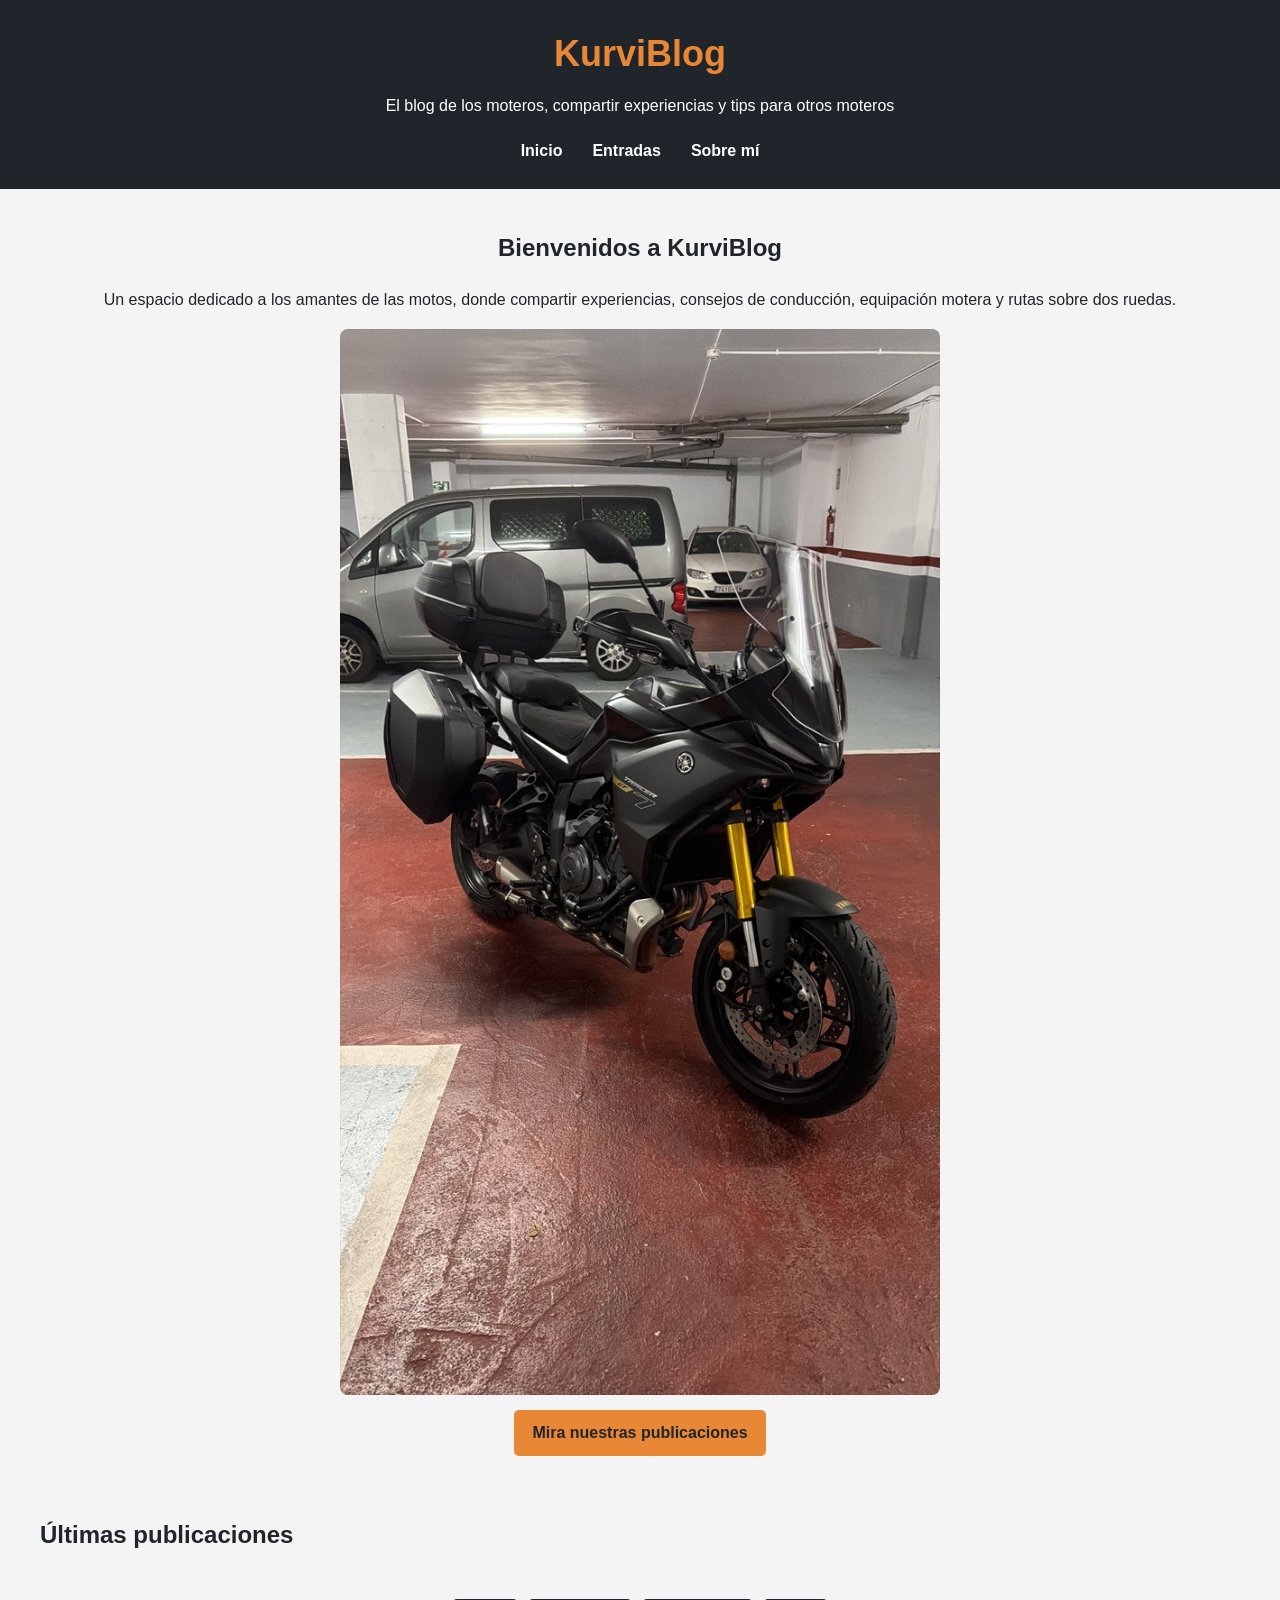
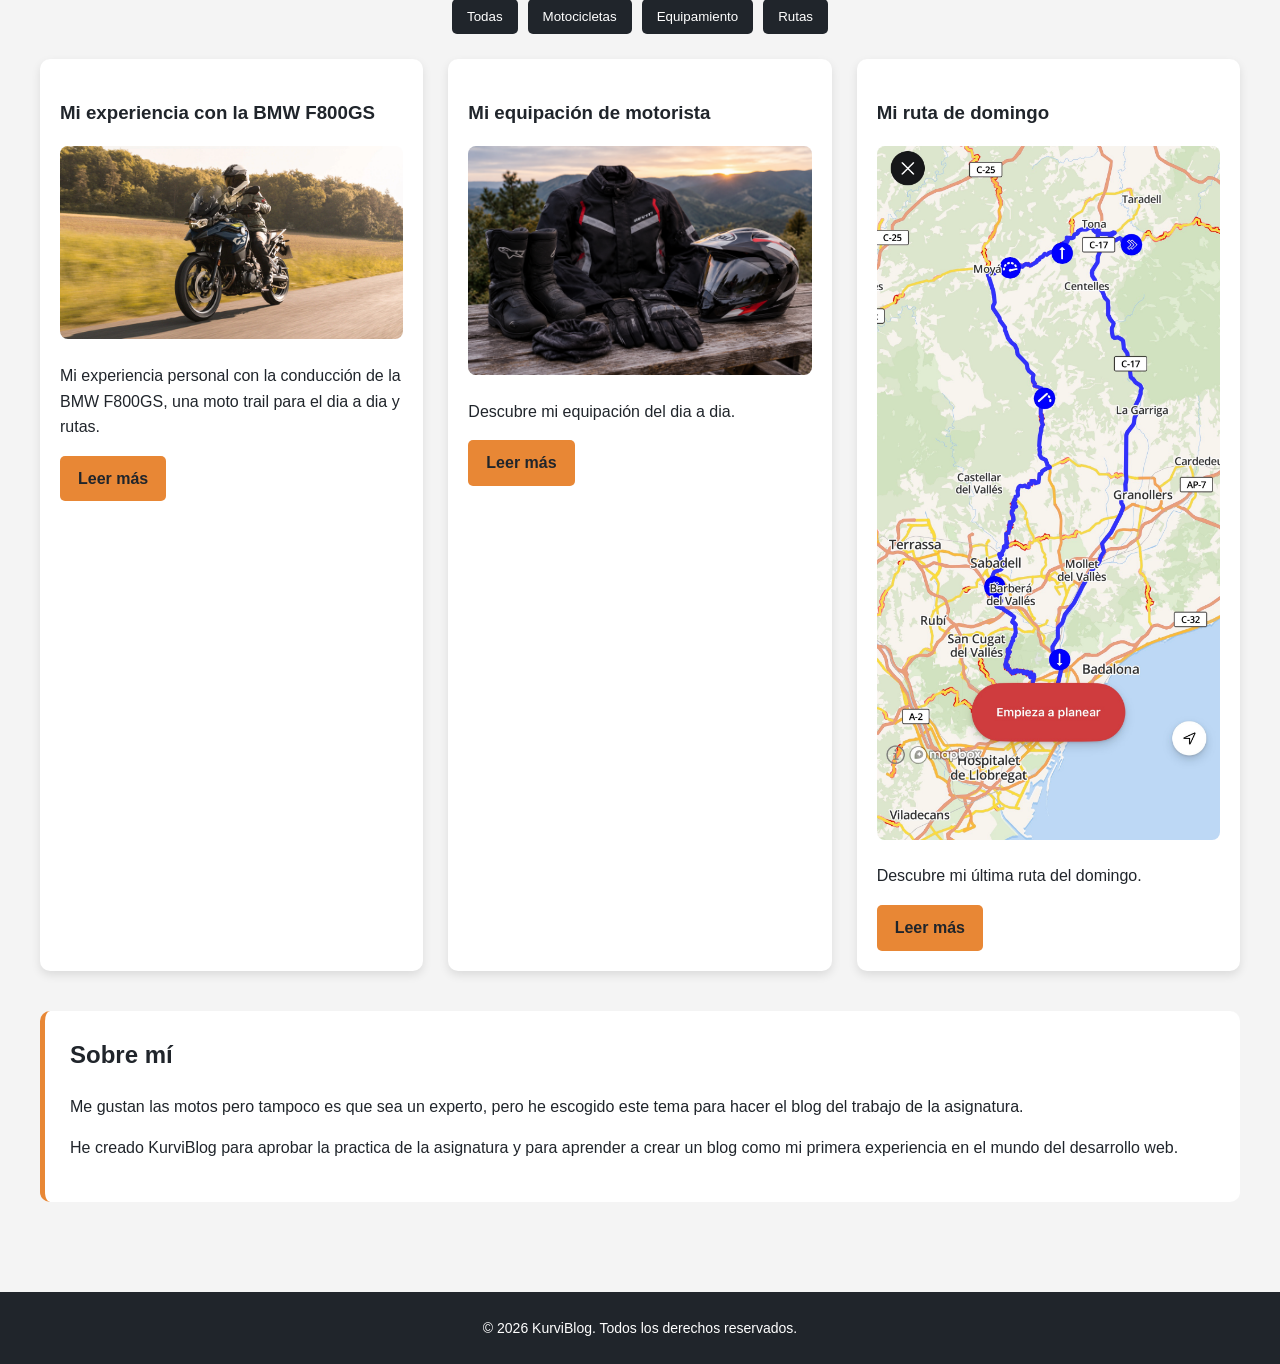
<file: index.html>
<!DOCTYPE html> <!-- Usando HTML5 -->
<html lang="es">

<head>
    <!-- Configuración y metadatos -->

    <!-- Permite utilizar caracteres del idioma español -->
    <meta charset="UTF-8">

    <!-- Adaptación a dispositivos móviles -->
    <meta name="viewport" content="width=device-width, initial-scale=1.0">

    <!-- Título de la pestaña del navegador -->
    <title>KurviBlog - Blog de motociclismo</title>

    <!-- Vinculación con la hoja de estilos CSS -->
    <link rel="stylesheet" href="styles.css">
</head>

<body>
    <header>
        <h1>KurviBlog</h1>

        <p>El blog de los moteros, compartir experiencias y tips para otros moteros</p>
        <!-- Menú de navegación -->
        <nav>
            <!-- <ul>lista no ordenada -->
            <ul>
                <!-- li define cada elemento de la lista -->
                <!-- crear hipervínculo -->
                <li><a href="#inicio">Inicio</a></li>
                <li><a href="#entradas">Entradas</a></li>
                <li><a href="#sobre-mi">Sobre mí</a></li>
                <!-- # navegar hacia ese elemento dentro del mismo doc HTML -->
            </ul>
        </nav>

    </header>
    <!-- Contenido principal del blog -->
    <main>
        <section id="inicio">

            <h2>Bienvenidos a KurviBlog</h2>
            <p>
                Un espacio dedicado a los amantes de las motos, donde compartir experiencias,
                consejos de conducción, equipación motera y rutas sobre dos ruedas.
            </p>
            <!-- insertar imagen y alt una descripción alternativa de la imagen -->
            <img src="Images/portada.jpeg" alt="moto en una carretera de montaña">
            <a href="#entradas">Mira nuestras publicaciones</a>

        </section>

        <section id="entradas">
            <h2>Últimas publicaciones</h2>
            <!-- Filtro de publicaciones por categorías para javascript -->
            <div id="filtros">
                <button class="active" data-category="todas">Todas</button>
                <button data-category="motos">Motocicletas</button>
                <button data-category="equipamiento">Equipamiento</button>
                <button data-category="rutas">Rutas</button>
            </div>

            <!-- Presentación de la primera entrada -->
            <article data-category="motos">
                <h3>Mi experiencia con la BMW F800GS</h3>
                <img src="Images/bmw.png" alt="BMW F800GS">
                <p>
                    Mi experiencia personal con la conducción de la BMW F800GS,
                    una moto trail para el dia a dia y rutas.
                </p>
                <a href="entradas/bmw.html">Leer más</a>
            </article>

            <article data-category="equipamiento">
                <h3>Mi equipación de motorista</h3>
                <img src="Images/equipacion.jpeg" alt="Mi equipación de motorista">
                <p>
                    Descubre mi equipación del dia a dia.
                </p>
                <a href="entradas/equipamiento.html">Leer más</a>
            </article>

            <article data-category="rutas">
                <h3>Mi ruta de domingo</h3>
                <img src="Images/ruta.jpeg" alt="Mi ruta de domingo">
                <p>
                    Descubre mi última ruta del domingo.
                </p>
                <a href="entradas/rutas.html">Leer más</a>
            </article>

        </section>
        <!-- Sección sobre mi -->
        <section id="sobre-mi">
            <h2>Sobre mí</h2>

            <p>
                Me gustan las motos pero tampoco es que sea un experto, pero he
                escogido este tema para hacer el blog del trabajo de la asignatura.
            </p>

            <p>
                He creado KurviBlog para aprobar la practica de la asignatura y para
                aprender a crear un blog como mi primera experiencia en el mundo del desarrollo web.
            </p>
        </section>

    </main>
    <footer>
        <p>&copy; 2026 KurviBlog. Todos los derechos reservados.</p>
    </footer>

    <!-- Vinculación con JavaScript -->
    <script src="script.js"></script>

</body>

</html>
</file>
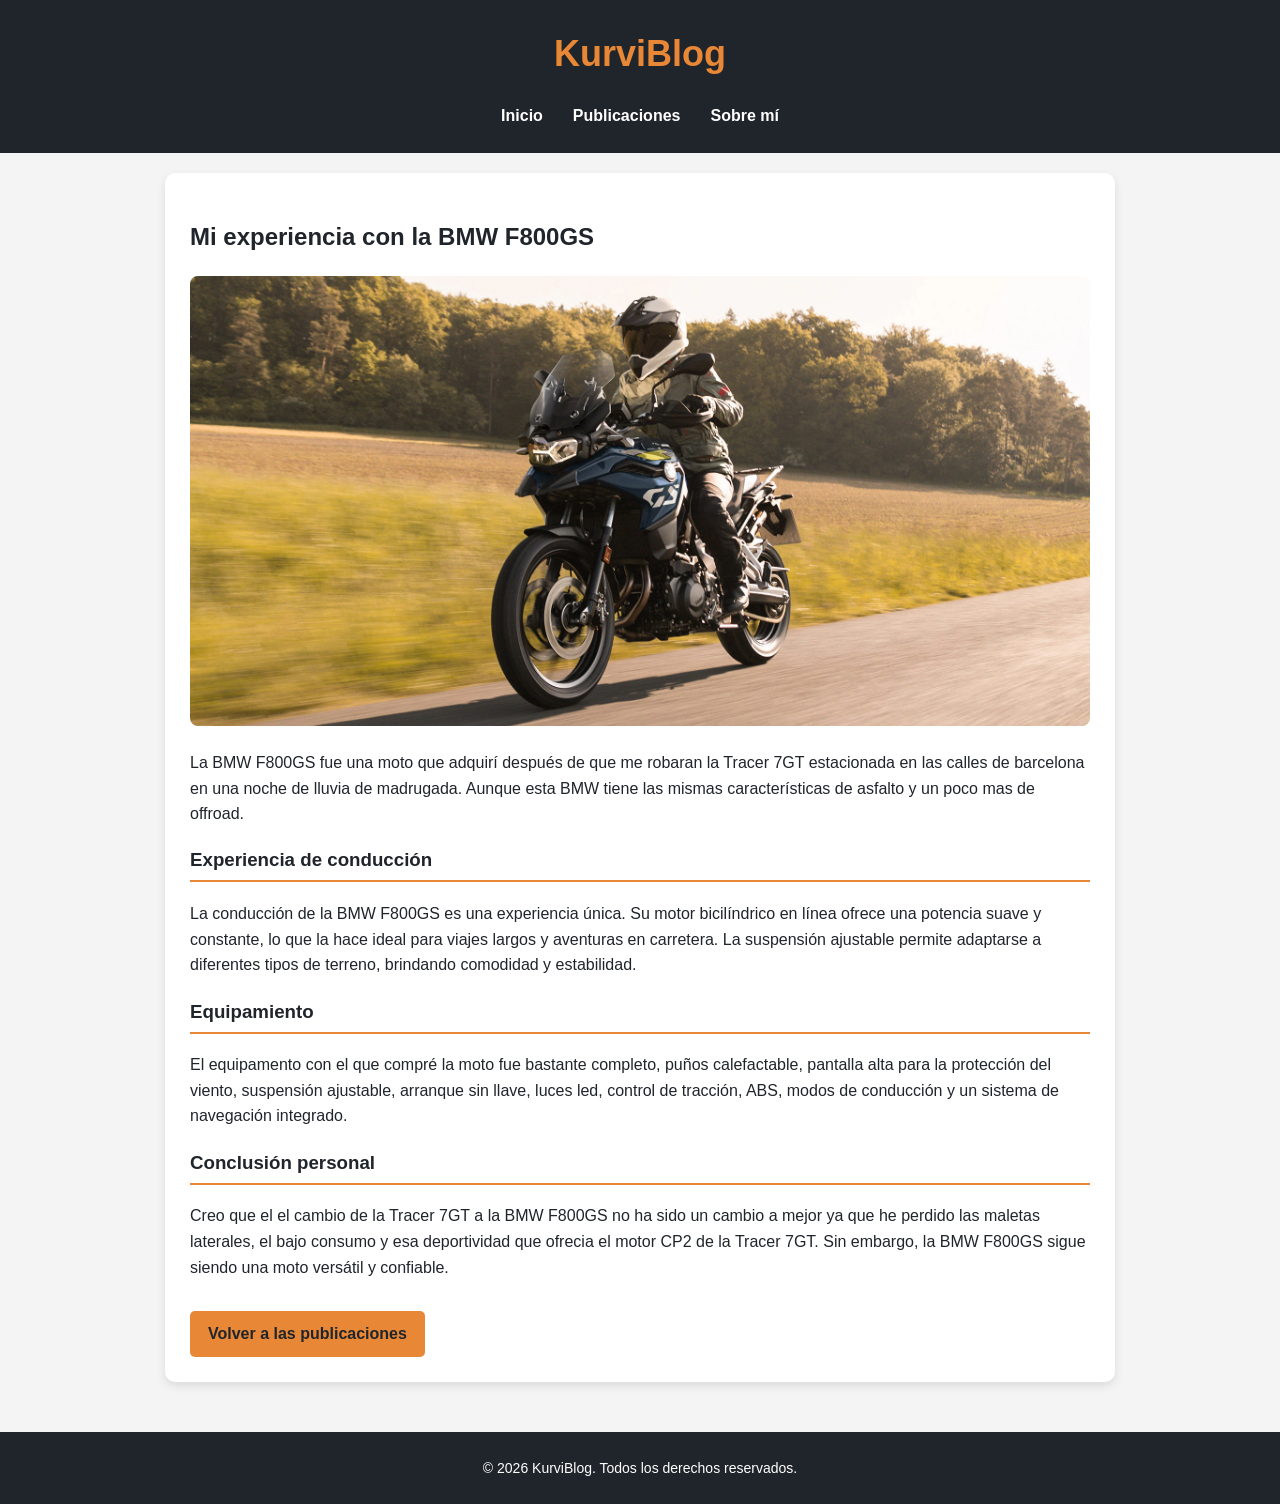
<file: entradas/bmw.html>
<!DOCTYPE html>
<html lang="es">

<head>
    <meta charset="UTF-8">
    <meta name="viewport" content="width=device-width, initial-scale=1.0">
    <title>KurviBlog - Blog de motociclism</title>
    <link rel="stylesheet" href="../styles.css">
</head>

<body>
    <header>
        <h1>KurviBlog</h1>
        <nav>
            <ul>
                <li><a href="../index.html">Inicio</a></li>
                <li><a href="../index.html#entradas">Publicaciones</a></li>
                <li><a href="../index.html#sobre-mi">Sobre mí</a></li>
            </ul>
        </nav>
    </header>

    <main>
        <article>
            <h2>Mi experiencia con la BMW F800GS</h2>
            <img src="../Images/bmw.png" alt="BMW F800GS">
            <p>
                La BMW F800GS fue una moto que adquirí después de que me robaran la Tracer 7GT
                estacionada en las calles de barcelona en una noche de lluvia de madrugada.
                Aunque esta BMW tiene las mismas características de asfalto y un poco mas de offroad.
            </p>
            <h3>Experiencia de conducción</h3>
            <p>
                La conducción de la BMW F800GS es una experiencia única. Su motor bicilíndrico en línea
                ofrece una potencia suave y constante, lo que la hace ideal para viajes largos y aventuras
                en carretera. La suspensión ajustable permite adaptarse a diferentes tipos de terreno,
                brindando comodidad y estabilidad.
            </p>
            <h3>Equipamiento</h3>
            <p>
                El equipamento con el que compré la moto fue bastante completo, puños calefactable, pantalla alta
                para la protección del viento, suspensión ajustable, arranque sin llave, luces led,
                control de tracción, ABS, modos de conducción y un sistema de navegación integrado.
            </p>
            <h3>Conclusión personal</h3>
            <p>
                Creo que el el cambio de la Tracer 7GT a la BMW F800GS no ha sido un cambio a mejor
                ya que he perdido las maletas laterales, el bajo consumo y esa deportividad que ofrecia
                el motor CP2 de la Tracer 7GT. Sin embargo, la BMW F800GS sigue siendo una moto versátil
                y confiable.
            </p>
            <a href="../index.html#entradas">Volver a las publicaciones</a>
        </article>
    </main>
</body>
<footer>
    <p>&copy; 2026 KurviBlog. Todos los derechos reservados.</p>
</footer>

</html>
</file>
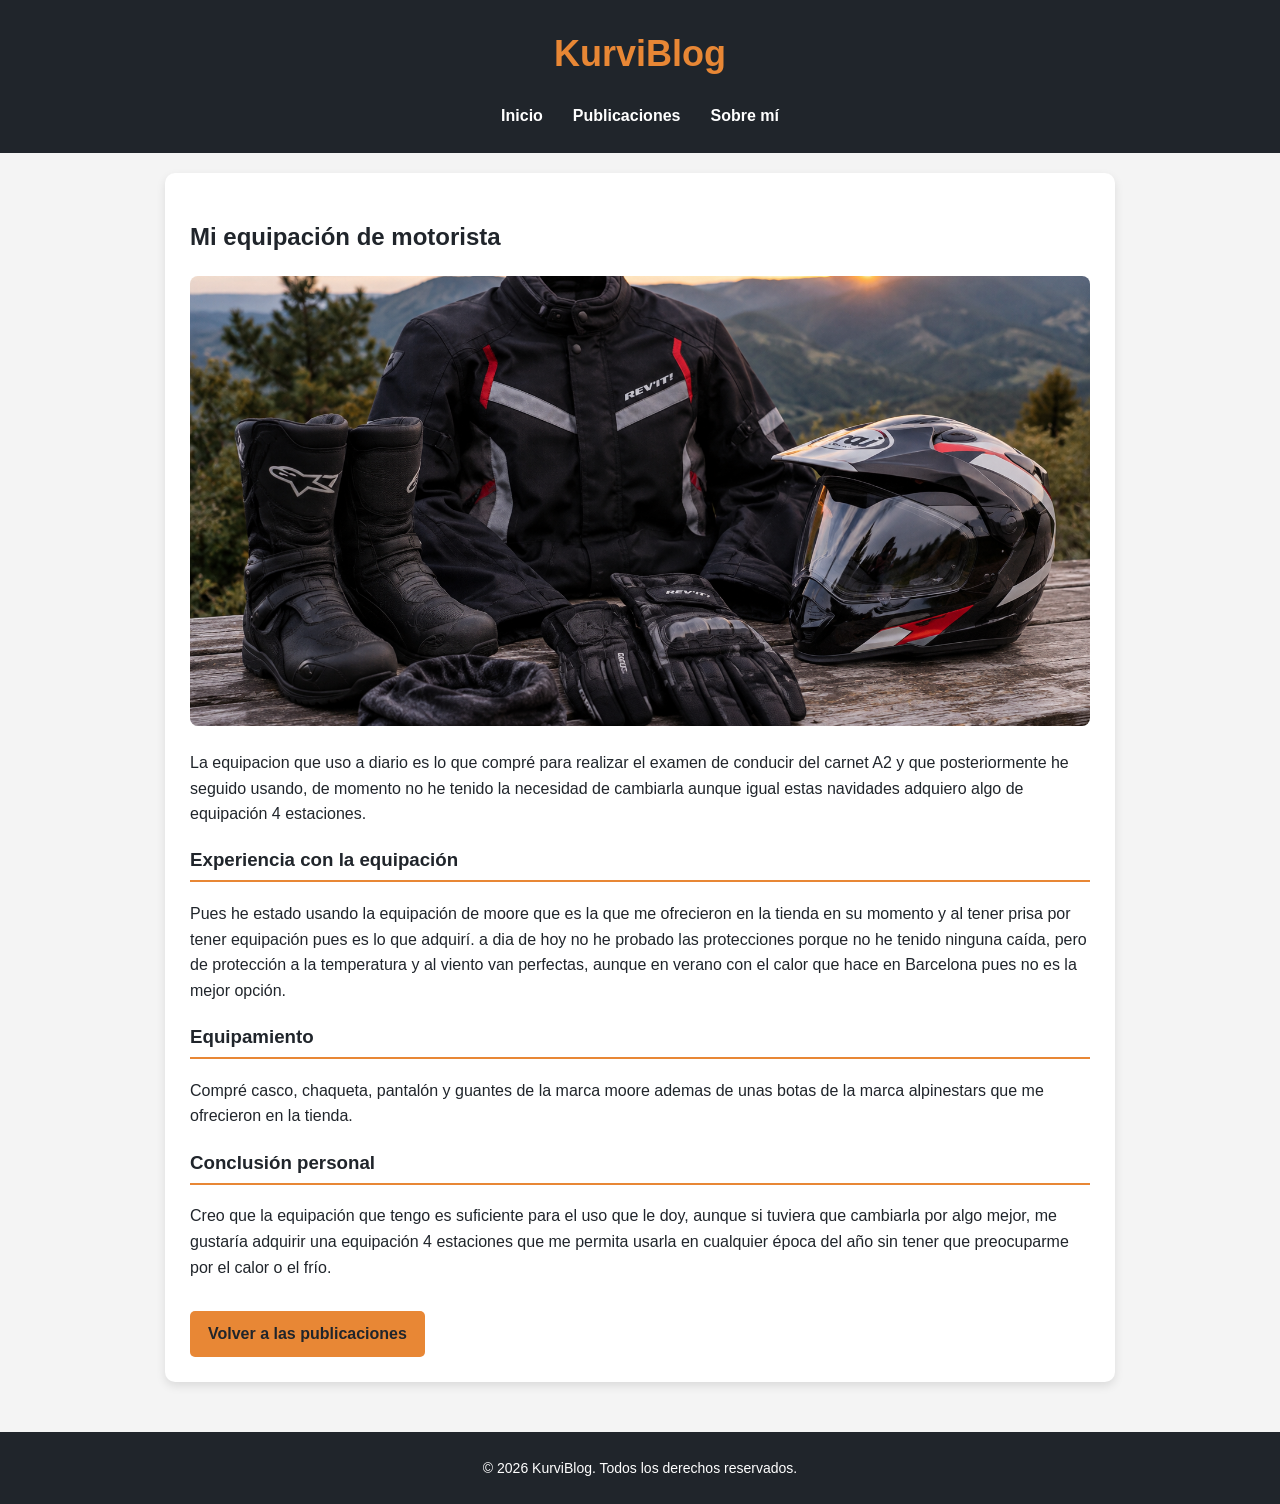
<file: entradas/equipamiento.html>
<!DOCTYPE html>
<html lang="es">

<head>
    <meta charset="UTF-8">
    <meta name="viewport" content="width=device-width, initial-scale=1.0">
    <title>KurviBlog - Blog de motociclism</title>
    <link rel="stylesheet" href="../styles.css">
</head>

<body>
    <header>
        <h1>KurviBlog</h1>
        <nav>
            <ul>
                <li><a href="../index.html">Inicio</a></li>
                <li><a href="../index.html#entradas">Publicaciones</a></li>
                <li><a href="../index.html#sobre-mi">Sobre mí</a></li>
            </ul>
        </nav>
    </header>

    <main>
        <article>
            <h2>Mi equipación de motorista</h2>
            <img src="../Images/equipacion.jpeg" alt="Equipación de motorista">
            <p>
                La equipacion que uso a diario es lo que compré para realizar el examen de conducir del carnet
                A2 y que posteriormente he seguido usando, de momento no he tenido la necesidad de cambiarla
                aunque igual estas navidades adquiero algo de equipación 4 estaciones.
            </p>
            <h3>Experiencia con la equipación</h3>
            <p>
                Pues he estado usando la equipación de moore que es la que me ofrecieron en la tienda en su
                momento y al tener prisa por tener equipación pues es lo que adquirí. a dia de hoy no he probado
                las protecciones porque no he tenido ninguna caída, pero de protección a la temperatura y al viento
                van perfectas, aunque en verano con el calor que hace en Barcelona pues no es la mejor opción.
            </p>
            <h3>Equipamiento</h3>
            <p>
                Compré casco, chaqueta, pantalón y guantes de la marca moore ademas de unas botas de la marca
                alpinestars
                que me ofrecieron en la tienda.
            </p>
            <h3>Conclusión personal</h3>
            <p>
                Creo que la equipación que tengo es suficiente para el uso que le doy, aunque si tuviera
                que cambiarla por algo mejor, me gustaría adquirir una equipación 4 estaciones
                que me permita usarla en cualquier época del año sin tener que preocuparme por el calor o el frío.
            </p>
            <a href="../index.html#entradas">Volver a las publicaciones</a>
        </article>
    </main>
</body>
<footer>
    <p>&copy; 2026 KurviBlog. Todos los derechos reservados.</p>
</footer>

</html>
</file>
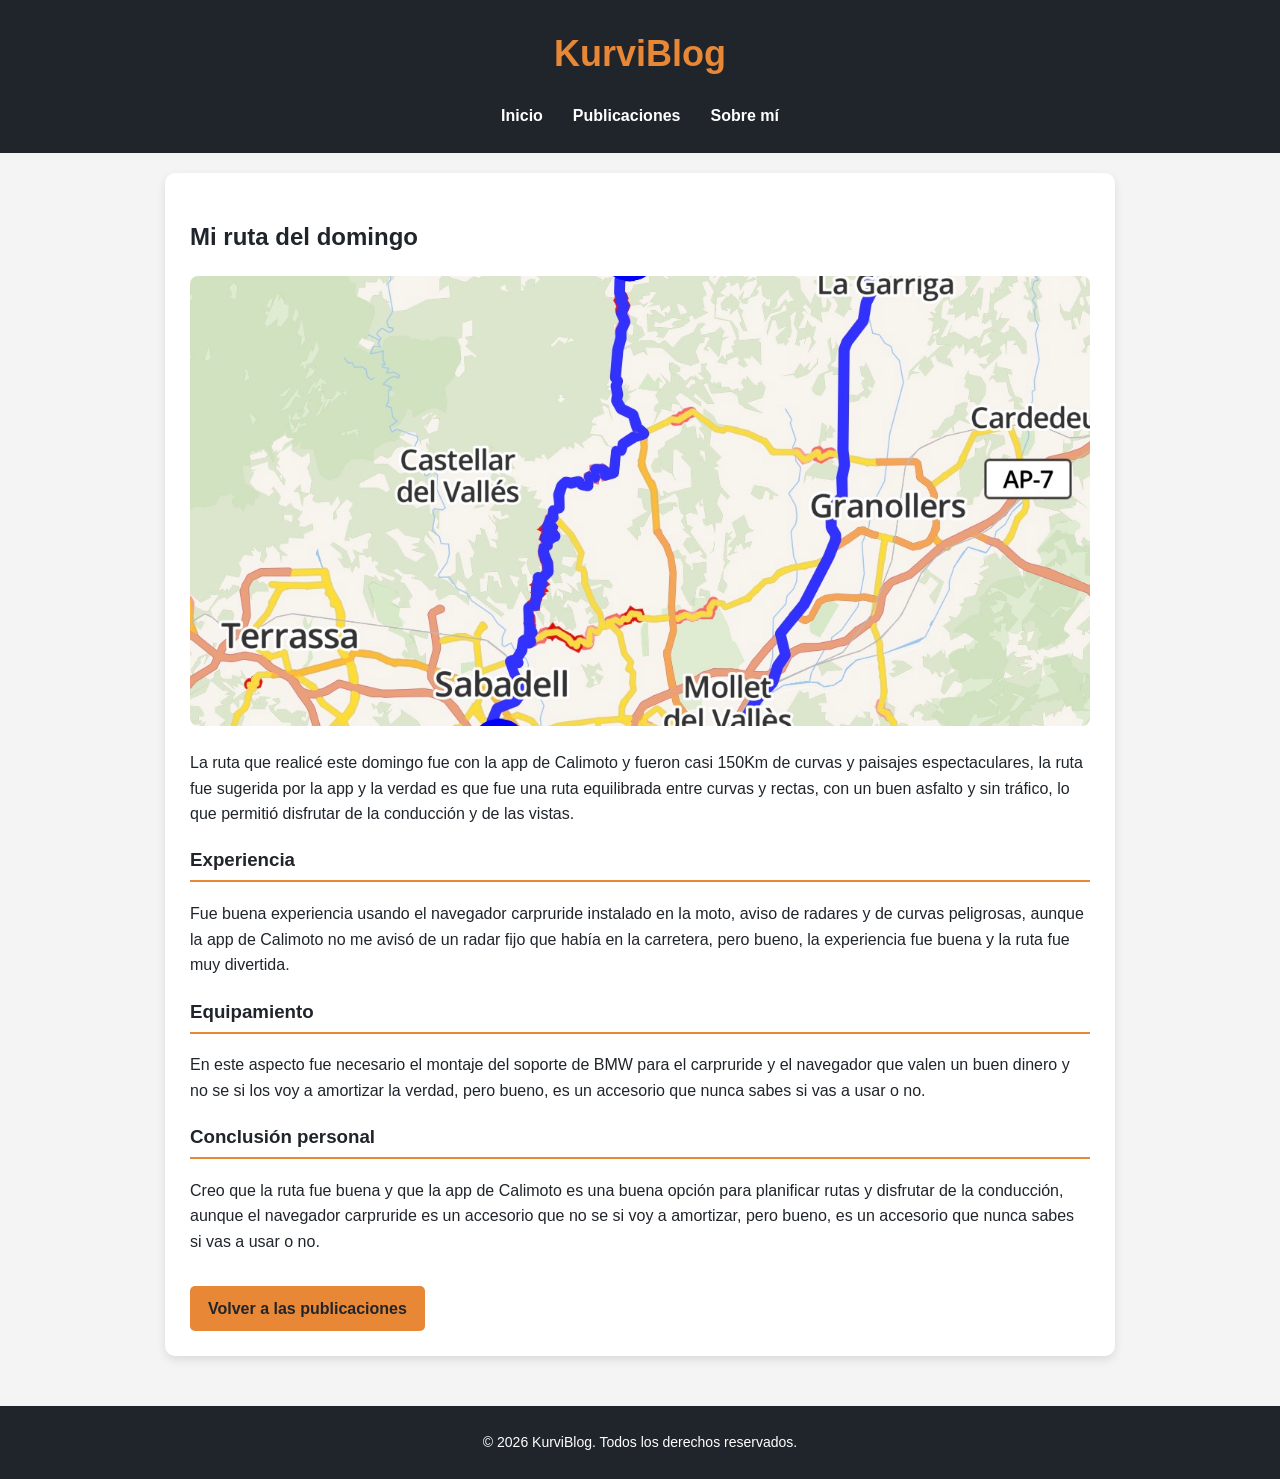
<file: entradas/rutas.html>
<!DOCTYPE html>
<html lang="es">

<head>
    <meta charset="UTF-8">
    <meta name="viewport" content="width=device-width, initial-scale=1.0">
    <title>KurviBlog - Blog de motociclism</title>
    <link rel="stylesheet" href="../styles.css">
</head>

<body>
    <header>
        <h1>KurviBlog</h1>
        <nav>
            <ul>
                <li><a href="../index.html">Inicio</a></li>
                <li><a href="../index.html#entradas">Publicaciones</a></li>
                <li><a href="../index.html#sobre-mi">Sobre mí</a></li>
            </ul>
        </nav>
    </header>

    <main>
        <article>
            <h2>Mi ruta del domingo</h2>
            <img src="../Images/ruta.jpeg" alt="Ruta del domingo">
            <p>
                La ruta que realicé este domingo fue con la app de Calimoto y fueron casi 150Km de curvas y
                paisajes espectaculares, la ruta fue sugerida por la app y la verdad es que fue una ruta
                equilibrada entre curvas y rectas, con un buen asfalto y sin tráfico, lo que permitió
                disfrutar de la conducción y de las vistas.
            </p>
            <h3>Experiencia</h3>
            <p>
                Fue buena experiencia usando el navegador carpruride instalado en la moto, aviso de radares
                y de curvas peligrosas, aunque la app de Calimoto no me avisó de un radar fijo que había en
                la carretera, pero bueno, la experiencia fue buena y la ruta fue muy divertida.
            </p>
            <h3>Equipamiento</h3>
            <p>
                En este aspecto fue necesario el montaje del soporte de BMW para el carpruride y el navegador
                que valen un buen dinero y no se si los voy a amortizar la verdad, pero bueno, es un accesorio
                que nunca sabes si vas a usar o no.
            </p>
            <h3>Conclusión personal</h3>
            <p>
                Creo que la ruta fue buena y que la app de Calimoto es una buena opción para planificar rutas
                y disfrutar de la conducción, aunque el navegador carpruride es un accesorio que no se si voy
                a amortizar, pero bueno, es un accesorio que nunca sabes si vas a usar o no.
            </p>
            <a href="../index.html#entradas">Volver a las publicaciones</a>
        </article>
    </main>
</body>
<footer>
    <p>&copy; 2026 KurviBlog. Todos los derechos reservados.</p>
</footer>

</html>
</file>
<file: styles.css>
/* Estilos generales del blog cambia la manera de hacer el comentario */

body {
    font-family: Arial, sans-serif;
    background-color: #F4F4F4;
    color: #20252B;
    margin: 0;
    padding: 0;
    line-height: 1.6;
}

/* Estilos de la cabecera */

header {
    background-color: #20252B;
    color: #FFFFFF;
    text-align: center;
    padding: 25px;
}

header h1 {
    color: #E88735;
    margin: 0;
    font-size: 36px;
}

header p {
    margin: 10px 0;
}

/* Estilos del menú de navegación */
#filtros button.activo {
    background-color: #E88735;
    color: #20252B;
}

nav ul {
    list-style: none;
    display: flex;
    justify-content: center;
    gap: 30px;
    padding: 0;
    margin: 20px 0 0;
}

nav a {
    color: #FFFFFF;
    text-decoration: none;
    font-weight: bold;
}

nav a:hover {
    color: #E88735;
}

/* Estilos del contenido principal */

main {
    max-width: 1200px;
    margin: 0 auto;
    padding: 20px;
}

section {
    margin-bottom: 40px;
}

/* Estilos generales de las imágenes */

img {
    max-width: 100%;
    height: auto;
    border-radius: 8px;
}

/* Sección de bienvenida */

#inicio {
    text-align: center;
}

#inicio img {
    width: 100%;
    max-width: 600px;
    height: auto;
    display: block;
    margin: 0 auto;
}

/* Distribución de las publicaciones */

#entradas {
    display: grid;
    grid-template-columns: repeat(3, 1fr);
    gap: 25px;
}

#entradas h2 {
    grid-column: 1 / -1;
}

/* Filtro de publicaciones */

#filtros {
    grid-column: 1 / -1;
    display: flex;
    justify-content: center;
    flex-wrap: wrap;
    gap: 10px;
}

#filtros button {
    background-color: #20252B;
    color: #FFFFFF;
    border: none;
    padding: 10px 15px;
    border-radius: 5px;
    cursor: pointer;
}

#filtros button:hover {
    background-color: #E88735;
    color: #20252B;
}

/* Enlaces de las publicaciones */

#entradas article {
    background-color: #FFFFFF;
    padding: 20px;
    border-radius: 10px;
    box-shadow: 0 4px 10px rgba(0, 0, 0, 0.1);
}

#entradas article a {
    display: inline-block;
    background-color: #E88735;
    color: #20252B;
    padding: 10px 18px;
    border-radius: 5px;
    text-decoration: none;
    font-weight: bold;
}

#entradas article a:hover {
    background-color: #20252B;
    color: #FFFFFF;
}

/* Diseño responsive para tabletas */

@media (max-width: 900px) {
    #entradas {
        grid-template-columns: repeat(2, 1fr);
    }
}

/* Diseño responsive para móviles */

@media (max-width: 600px) {
    #entradas {
        grid-template-columns: 1fr;
    }

    nav ul {
        flex-direction: column;
        gap: 10px;
    }

    header h1 {
        font-size: 28px;
    }

    main {
        padding: 15px;
    }
}

/* Diseño de las publicaciones individuales */

main>article {
    max-width: 900px;
    margin: 0 auto;
    background-color: #FFFFFF;
    padding: 25px;
    border-radius: 10px;
    box-shadow: 0 4px 10px rgba(0, 0, 0, 0.1);
}

main>article img {
    width: 100%;
    max-height: 450px;
    object-fit: cover;
}

main>article h3 {
    color: #20252B;
    border-bottom: 2px solid #E88735;
    padding-bottom: 5px;
}

/* Enlaces de navegación del contenido */

#inicio a,
main>article a {
    display: inline-block;
    background-color: #E88735;
    color: #20252B;
    padding: 10px 18px;
    margin-top: 15px;
    border-radius: 5px;
    text-decoration: none;
    font-weight: bold;
}

#inicio a:hover,
main>article a:hover {
    background-color: #20252B;
    color: #FFFFFF;
}

/* Sección Sobre mí */

#sobre-mi {
    background-color: #FFFFFF;
    padding: 25px;
    border-radius: 10px;
    border-left: 5px solid #E88735;
}

#sobre-mi h2 {
    margin-top: 0;
}

/* Pie de página */

footer {
    background-color: #20252B;
    color: #FFFFFF;
    text-align: center;
    padding: 20px;
    margin-top: 30px;
}

footer p {
    margin: 5px 0;
    font-size: 14px;
}
</file>
